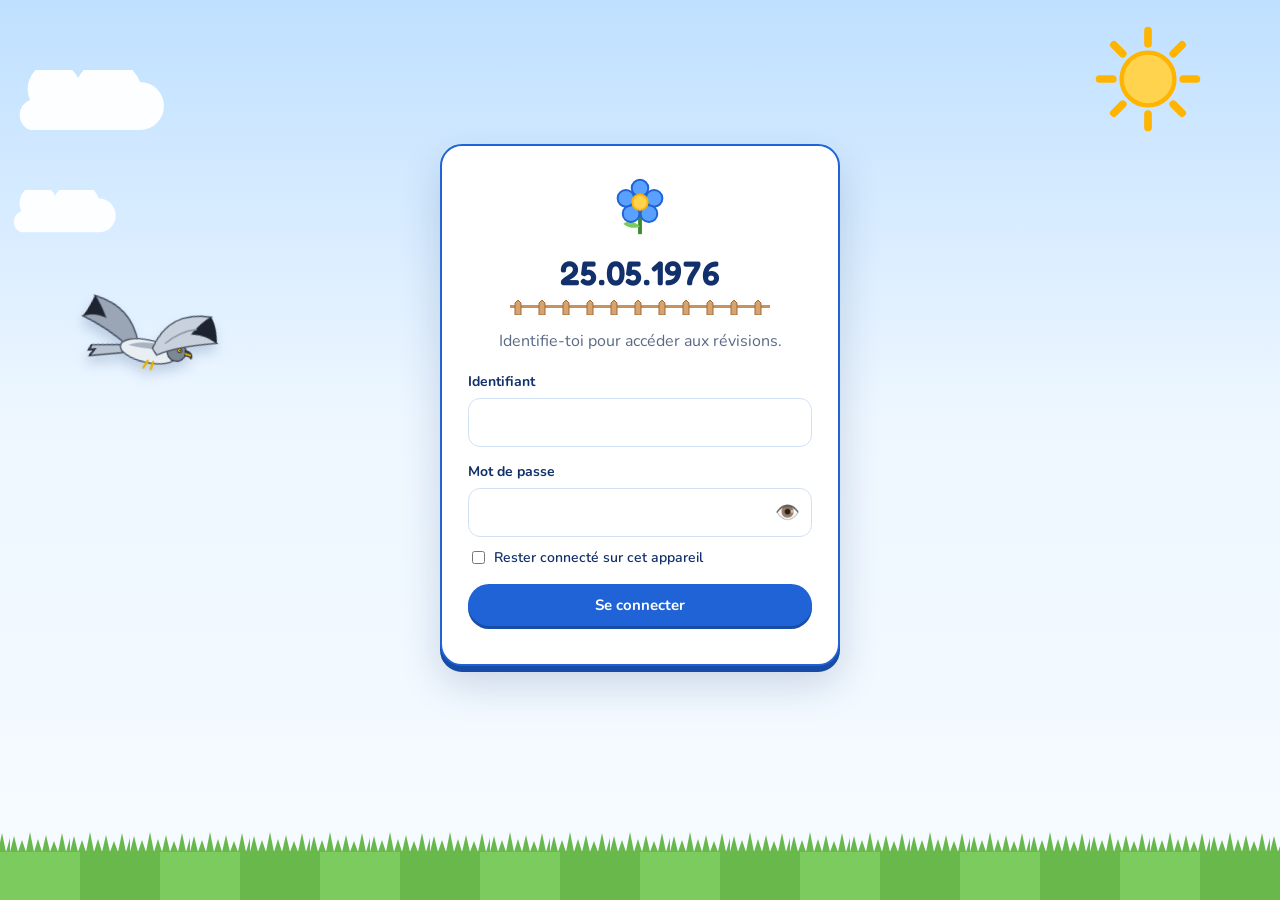
<file: index.html>
<!DOCTYPE html>
<html lang="fr">
<head>
<meta charset="utf-8">
<meta http-equiv="Cache-Control" content="no-cache, no-store, must-revalidate">
<meta http-equiv="Pragma" content="no-cache">
<meta http-equiv="Expires" content="0">
<meta name="viewport" content="width=device-width, initial-scale=1">
<title>25.05.1976</title>
<link rel="preconnect" href="https://fonts.googleapis.com">
<link href="https://fonts.googleapis.com/css2?family=Fredoka:wght@500;600&family=Nunito:wght@400;600;700;800&display=swap" rel="stylesheet">
<link rel="stylesheet" href="style.css?v=202611191238">
</head>
<body>
<svg class="floatsun" viewBox="0 0 100 100"><g stroke="#ffb400" stroke-width="7" stroke-linecap="round"><path d="M50 6v12M50 82v12M6 50h12M82 50h12M19 19l8 8M73 73l8 8M81 19l-8 8M27 73l-8 8"/></g><circle cx="50" cy="50" r="24" fill="#ffd34d" stroke="#ffb400" stroke-width="4"/></svg>
<svg class="cloud" style="top:70px;width:170px;animation:drift 70s linear infinite" viewBox="0 0 170 70"><path d="M30 60h110a24 24 0 0 0 0-48 34 34 0 0 0-62-4 26 26 0 0 0-48 22A16 16 0 0 0 30 60z" fill="#fff"/></svg>
<svg class="cloud" style="top:190px;width:120px;animation:drift 95s linear infinite;animation-delay:-40s" viewBox="0 0 170 70"><path d="M30 60h110a24 24 0 0 0 0-48 34 34 0 0 0-62-4 26 26 0 0 0-48 22A16 16 0 0 0 30 60z" fill="#fff"/></svg>

<div class="login-page">
  <form id="loginForm" class="login-card" autocomplete="on">
    <div style="text-align:center"><svg width="64" height="64" viewBox="0 0 100 100"><path d="M50 60v34" stroke="#3f8a2e" stroke-width="6"/><path d="M50 82c-10-10-22-8-26-4 8 6 18 8 26 4z" fill="#7ccb5e"/><g fill="#5aa0ff" stroke="#1f63d6" stroke-width="3"><circle cx="50" cy="22" r="13"/><circle cx="72" cy="38" r="13"/><circle cx="64" cy="62" r="13"/><circle cx="36" cy="62" r="13"/><circle cx="28" cy="38" r="13"/></g><circle cx="50" cy="44" r="12" fill="#ffd34d" stroke="#ffb400" stroke-width="3"/></svg></div>
    <div class="title">25.05.1976</div>
    <div class="rule" style="margin:6px auto 14px"></div>
    <div id="formFields">
      <p class="mut" style="margin-top:0;text-align:center">Identifie-toi pour accéder aux révisions.</p>
      <label for="lid">Identifiant</label>
      <input type="text" id="lid" autocomplete="username" autocapitalize="none" autocorrect="off" spellcheck="false" style="margin:4px 0 12px">
      <label for="lpw">Mot de passe</label>
      <div style="position:relative;margin:4px 0 10px"><input type="password" id="lpw" autocomplete="current-password" autocapitalize="none" autocorrect="off" spellcheck="false" style="padding-right:46px"><button type="button" id="eye" aria-label="Afficher le mot de passe" style="position:absolute;right:6px;top:50%;transform:translateY(-50%);border:none;background:none;font-size:20px;cursor:pointer">👁️</button></div>
      <label class="note" style="display:flex;gap:6px;align-items:center;margin-bottom:16px;font-weight:600"><input type="checkbox" id="lrem"> Rester connecté sur cet appareil</label>
      <button class="btn" type="submit" style="width:100%">Se connecter</button>
      <p id="lerr" style="color:var(--ko);font-size:14px;margin:10px 0 0;text-align:center"></p>
    </div>
    <div id="opened" class="hide" style="text-align:center">
      <p><b>Connexion réussie !</b><br>Les révisions se sont ouvertes dans un nouvel onglet.</p>
      <a class="btn green" href="revisions.html" target="_blank" rel="noopener">Ouvrir les révisions</a>
    </div>
  </form>
</div>

<script>
/* SHA-256 synchrone (pour garder l'ouverture du nouvel onglet dans le clic) */
function sha256(s){
  const K=[0x428a2f98,0x71374491,0xb5c0fbcf,0xe9b5dba5,0x3956c25b,0x59f111f1,0x923f82a4,0xab1c5ed5,0xd807aa98,0x12835b01,0x243185be,0x550c7dc3,0x72be5d74,0x80deb1fe,0x9bdc06a7,0xc19bf174,0xe49b69c1,0xefbe4786,0x0fc19dc6,0x240ca1cc,0x2de92c6f,0x4a7484aa,0x5cb0a9dc,0x76f988da,0x983e5152,0xa831c66d,0xb00327c8,0xbf597fc7,0xc6e00bf3,0xd5a79147,0x06ca6351,0x14292967,0x27b70a85,0x2e1b2138,0x4d2c6dfc,0x53380d13,0x650a7354,0x766a0abb,0x81c2c92e,0x92722c85,0xa2bfe8a1,0xa81a664b,0xc24b8b70,0xc76c51a3,0xd192e819,0xd6990624,0xf40e3585,0x106aa070,0x19a4c116,0x1e376c08,0x2748774c,0x34b0bcb5,0x391c0cb3,0x4ed8aa4a,0x5b9cca4f,0x682e6ff3,0x748f82ee,0x78a5636f,0x84c87814,0x8cc70208,0x90befffa,0xa4506ceb,0xbef9a3f7,0xc67178f2];
  const b=Array.from(new TextEncoder().encode(s)), l=b.length*8;
  b.push(0x80); while(b.length%64!==56) b.push(0);
  for(let i=7;i>=0;i--) b.push(Math.floor(l/2**(i*8))&255);
  let H=[0x6a09e667,0xbb67ae85,0x3c6ef372,0xa54ff53a,0x510e527f,0x9b05688c,0x1f83d9ab,0x5be0cd19];
  const r=(x,n)=>(x>>>n)|(x<<(32-n));
  for(let o=0;o<b.length;o+=64){
    const w=new Array(64);
    for(let i=0;i<16;i++) w[i]=(b[o+4*i]<<24)|(b[o+4*i+1]<<16)|(b[o+4*i+2]<<8)|b[o+4*i+3];
    for(let i=16;i<64;i++){const s0=r(w[i-15],7)^r(w[i-15],18)^(w[i-15]>>>3), s1=r(w[i-2],17)^r(w[i-2],19)^(w[i-2]>>>10); w[i]=(w[i-16]+s0+w[i-7]+s1)|0;}
    let [a,c,d,e,f,g,h,k]=H; // a,b,c,d,e,f,g,h
    for(let i=0;i<64;i++){
      const S1=r(f,6)^r(f,11)^r(f,25), ch=(f&g)^(~f&h), t1=(k+S1+ch+K[i]+w[i])|0;
      const S0=r(a,2)^r(a,13)^r(a,22), mj=(a&c)^(a&d)^(c&d), t2=(S0+mj)|0;
      k=h; h=g; g=f; f=(e+t1)|0; e=d; d=c; c=a; a=(t1+t2)|0;
    }
    H=[(H[0]+a)|0,(H[1]+c)|0,(H[2]+d)|0,(H[3]+e)|0,(H[4]+f)|0,(H[5]+g)|0,(H[6]+h)|0,(H[7]+k)|0];
  }
  return H.map(x=>(x>>>0).toString(16).padStart(8,"0")).join("");
}
const LOGIN_HASH="b4954d2cdcc2c1e584801a79424be94eba30192746ee67c6ab37c0a5575b1a1e";
document.getElementById("eye").onclick=()=>{const i=document.getElementById("lpw");i.type=i.type==="password"?"text":"password";};
document.getElementById("loginForm").addEventListener("submit",function(e){
  e.preventDefault();
  const id=document.getElementById("lid").value.trim().toLowerCase(), pw=document.getElementById("lpw").value.trim().toLowerCase(); // tolère la majuscule automatique du téléphone et les espaces
  if(sha256(id+":"+pw)!==LOGIN_HASH){ document.getElementById("lerr").textContent="Identifiant ou mot de passe incorrect."; document.getElementById("lpw").value=""; return; }
  try{ localStorage.setItem("auth",JSON.stringify({ok:true,v:2,t:Date.now(),rem:document.getElementById("lrem").checked})); }catch(err){}
  const dest="revisions.html"+location.hash, w=window.open(dest,"_blank");
  if(!w){ location.href=dest; return; }
  document.querySelector("#opened a").href=dest;
  document.getElementById("formFields").classList.add("hide");
  document.getElementById("opened").classList.remove("hide");
});
</script>
<script src="papangue.js?v=202611191238"></script>
<script>window.papangue&&papangue.start();</script>
</body>
</html>
</file>
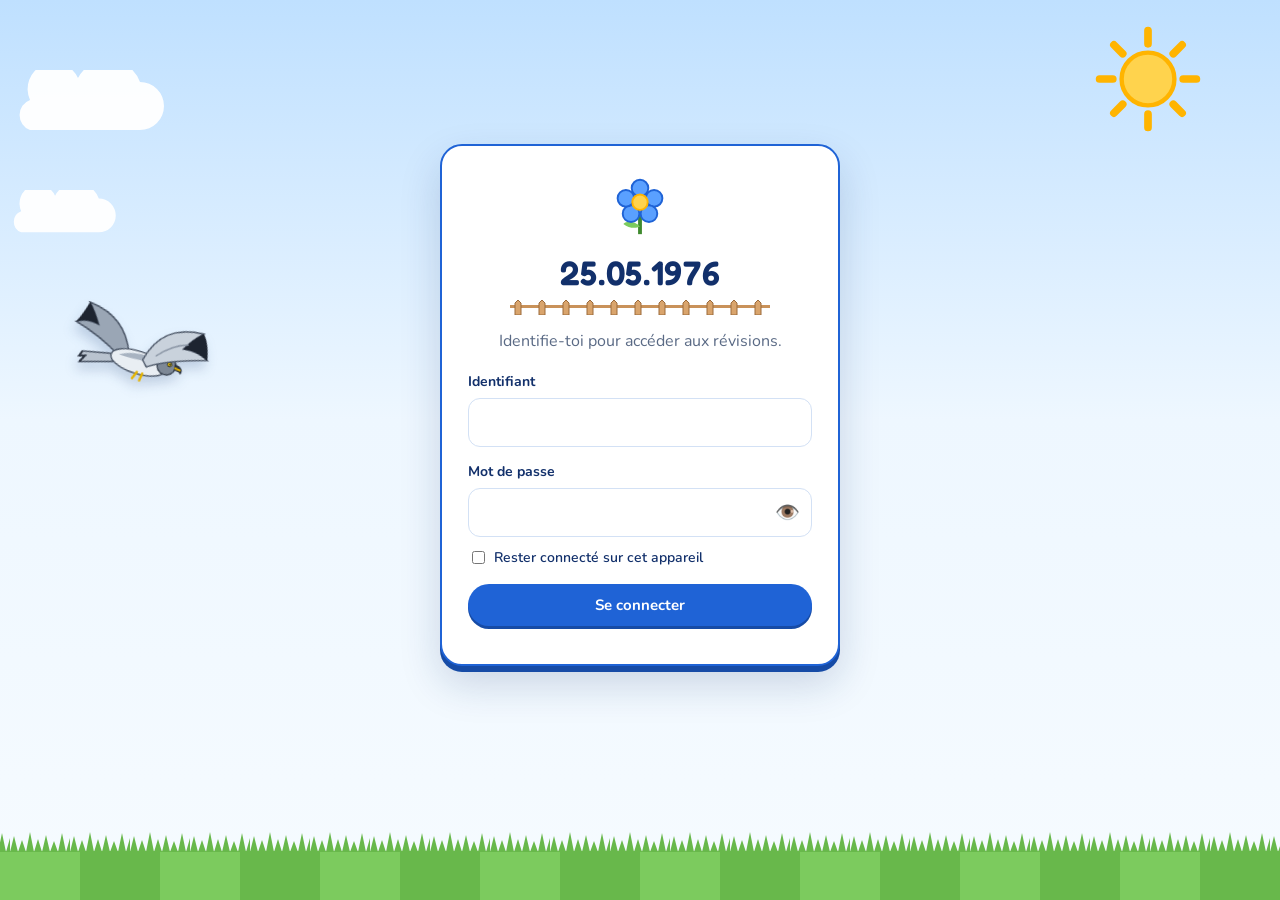
<file: revisions.html>
<!DOCTYPE html>
<html lang="fr">
<head>
<meta charset="utf-8">
<meta http-equiv="Cache-Control" content="no-cache, no-store, must-revalidate">
<meta http-equiv="Pragma" content="no-cache">
<meta http-equiv="Expires" content="0">
<meta name="viewport" content="width=device-width, initial-scale=1">
<title>25.05.1976 — Révisions</title>
<script>try{var a=JSON.parse(localStorage.getItem("auth")||"null");if(!(a&&a.ok&&a.v===2&&(a.rem||Date.now()-a.t<432e5)))location.replace("index.html"+location.hash)}catch(e){location.replace("index.html"+location.hash)}</script>
<link rel="preconnect" href="https://fonts.googleapis.com">
<link href="https://fonts.googleapis.com/css2?family=Fredoka:wght@500;600&family=Nunito:wght@400;600;700;800&family=Lora:ital@0;1&display=swap" rel="stylesheet">
<link rel="stylesheet" href="style.css?v=202611191238">
</head>
<body>
<svg width="0" height="0" style="position:absolute">
  <defs>
    <symbol id="sun" viewBox="0 0 100 100"><g stroke="#ffb400" stroke-width="7" stroke-linecap="round"><path d="M50 6v12M50 82v12M6 50h12M82 50h12M19 19l8 8M73 73l8 8M81 19l-8 8M27 73l-8 8"/></g><circle cx="50" cy="50" r="24" fill="#ffd34d" stroke="#ffb400" stroke-width="4"/></symbol>
    <symbol id="leaf" viewBox="0 0 100 100"><path d="M18 82C14 40 44 14 86 14c2 42-24 72-68 68z" fill="#7ccb5e" stroke="#3f8a2e" stroke-width="5" stroke-linejoin="round"/><path d="M22 78C40 58 56 44 74 28" stroke="#3f8a2e" stroke-width="5" fill="none" stroke-linecap="round"/></symbol>
    <symbol id="book" viewBox="0 0 100 100"><path d="M50 24C38 16 22 16 12 20v58c10-4 26-4 38 4 12-8 28-8 38-4V20c-10-4-26-4-38 4z" fill="#e6f0ff" stroke="#1f63d6" stroke-width="5" stroke-linejoin="round"/><path d="M50 24v58" stroke="#1f63d6" stroke-width="5"/></symbol>
    <symbol id="flower" viewBox="0 0 100 100"><path d="M50 60v34" stroke="#3f8a2e" stroke-width="6"/><path d="M50 82c-10-10-22-8-26-4 8 6 18 8 26 4z" fill="#7ccb5e"/><g fill="#5aa0ff" stroke="#1f63d6" stroke-width="3"><circle cx="50" cy="22" r="13"/><circle cx="72" cy="38" r="13"/><circle cx="64" cy="62" r="13"/><circle cx="36" cy="62" r="13"/><circle cx="28" cy="38" r="13"/></g><circle cx="50" cy="44" r="12" fill="#ffd34d" stroke="#ffb400" stroke-width="3"/></symbol>
    <symbol id="seed" viewBox="0 0 20 20"><ellipse cx="10" cy="11" rx="5.5" ry="7.5" fill="#c9925a" stroke="#9c6a3a" stroke-width="1.5" transform="rotate(20 10 11)"/><path d="M10 4c2-3 5-3 6-2-1 3-4 4-6 2z" fill="#7ccb5e"/></symbol>
  </defs>
</svg>

<header><div class="wrap">
  <div class="brand"><svg class="sunicon"><use href="#sun"/></svg><div><small>25.05.1976 · Philosophie</small>La nature et la justice</div></div>
  <nav id="nav">
    <a href="#accueil" data-v="accueil">Accueil</a>
    <div class="ngroup" data-g="apprendre"><button class="nbtn" aria-expanded="false">📖 Apprendre ▾</button><div class="nmenu">
      <a href="#cours" data-v="cours">Cours</a><a href="#flash" data-v="flash">Flashcards</a><a href="#bac" data-v="bac">Sujets de bac</a></div></div>
    <div class="ngroup" data-g="entrainer"><button class="nbtn" aria-expanded="false">✏️ S'entraîner ▾</button><div class="nmenu">
      <a href="#qcm" data-v="qcm">QCM</a><a href="#etudes" data-v="etudes">Études de texte</a><a href="#trous" data-v="trous">Textes à trous</a></div></div>
    <div class="ngroup" data-g="jouer"><button class="nbtn" aria-expanded="false">🎮 Jouer ▾</button><div class="nmenu">
      <a href="#jardin" data-v="jardin">Cartes mentales</a><a href="#mots" data-v="mots">Mots mêlés</a><a href="#direct" data-v="direct">Jouer entre amis</a></div></div>
    <a href="#mes-notes" data-v="mes-notes">Mes notes</a>
    <a href="#" class="out" onclick="logout();return false">Déconnexion</a>
  </nav>
</div></header>

<main class="wrap">

<section id="v-accueil">
  <div class="hero">
    <svg><use href="#flower"/></svg>
    <div><h1>Prêt pour samedi ?</h1><div class="rule"></div></div>
  </div>
  <p>Vérifie que tu maîtrises les notions de <b>nature</b> et de <b>justice</b> : un QCM à points négatifs qui mélange le cours et la vidéo des Bons Profs, puis quatre études de texte de dix questions, avec indices et correction notée.</p>
  <div class="card">
    <h3 style="margin-top:0">Ton prénom (ou pseudo)</h3>
    <p class="note" style="margin-top:0">Il apparaît dans le récapitulatif de tes notes envoyé à Kendji.</p>
    <details class="privacy"><summary>🔒 Tes données : ce qui est envoyé, et à qui</summary>
      <p>Quand tu as terminé les 4 modules, le site envoie <b>une seule fois</b> à Kendji (ton assistant d'éducation), par mail, ton <b>prénom ou pseudo</b> et tes <b>notes</b>. L'envoi passe par le service FormSubmit. Rien d'autre n'est collecté : ni nom de famille, ni adresse, ni téléphone.</p>
      <p>Tes notes et ta progression restent sur ton appareil. Tu peux utiliser un pseudo si tu ne veux pas donner ton prénom, et demander à Kendji de supprimer ton mail.</p>
    </details>
    <div class="row"><input type="text" id="pseudo" maxlength="40" placeholder="Ex. : Léa, terminale 3" style="max-width:340px"><span id="pseudoOk" class="note"></span></div>
  </div>
  <div class="grid2">
    <a class="tile" href="#cours"><svg class="ic"><use href="#book"/></svg><b>Le cours en résumé</b><p class="mut" style="margin:6px 0 0">À lire en premier : le cours illustré de schémas, et les références pour la dissertation.</p></a>
    <a class="tile" href="#qcm"><svg class="ic"><use href="#sun"/></svg><b>QCM progressif — 43 questions</b><p class="mut" style="margin:6px 0 0">3 niveaux, de facile à difficile, nature et justice. +1 bonne réponse, −0,5 erreur, 0 si tu passes. Note sur 20.</p></a>
    <a class="tile" href="#etudes"><svg class="ic"><use href="#book"/></svg><b>4 études de texte</b><p class="mut" style="margin:6px 0 0">Pascal, Rousseau (×2), Montesquieu. 10 questions chacune, avec indices et reformulations.</p></a>
    <a class="tile" href="#trous"><svg class="ic"><use href="#seed"/></svg><b>7 textes à trous</b><p class="mut" style="margin:6px 0 0">Complète le cours avec la banque de mots. Points négatifs en cas d'erreur.</p></a>
    <a class="tile" href="#jardin"><svg class="ic"><use href="#flower"/></svg><b>Le jardin des idées</b><p class="mut" style="margin:6px 0 0">4 cartes mentales à faire fleurir, en jeu chronométré.</p></a>
    <a class="tile" href="#flash"><svg class="ic"><use href="#leaf"/></svg><b>30 flashcards</b><p class="mut" style="margin:6px 0 0">Définitions, auteurs et thèses à retourner, avec suivi de ce que tu connais.</p></a>
    <a class="tile" href="#mots"><svg class="ic"><use href="#seed"/></svg><b>Mots mêlés</b><p class="mut" style="margin:6px 0 0">14 mots cachés, chacun expliqué en lien avec la nature et la justice.</p></a>
    <a class="tile" href="#bac"><svg class="ic"><use href="#book"/></svg><b>Sujets de bac corrigés</b><p class="mut" style="margin:6px 0 0">3 sujets avec correction détaillée et moyens mnémotechniques.</p></a>
    <a class="tile" href="#direct"><svg class="ic"><use href="#sun"/></svg><b>Jouer entre amis</b><p class="mut" style="margin:6px 0 0">Invite tes amis par lien : quiz en coop ou en individuel, avec classement.</p></a>
  </div>
  <div class="card" id="saveInfo"></div>
</section>

<section id="v-cours" class="hide">
  <h1>Le cours en résumé</h1>
  <div class="rule"></div>
  <p class="mut">Tout ce qu'il faut savoir sur la nature et la justice, avec des schémas pour mémoriser, puis une boîte à références (citations, exemples, plans types) pour la dissertation. Lis-le avant de te tester !</p>
  <div id="cBody"></div>
</section>

<section id="v-qcm" class="hide">
  <h1>QCM : la nature et la justice</h1>
  <div class="rule"></div>
  <p class="mut">43 questions en 3 niveaux de difficulté : le cours sur la nature et la justice, et la vidéo des Bons Profs (marquée 📺). Chaque niveau se débloque quand le précédent est terminé. Barème : <b>+1</b> par bonne réponse, <b>−0,5</b> par erreur, <b>0</b> si tu choisis « Je ne sais pas ». Ton total est ramené sur 20.</p>
  <p class="note">La vidéo : <a href="https://www.youtube.com/watch?v=zZVCdOawe2E" target="_blank" rel="noopener">La nature — Philosophie — Terminale (Les Bons Profs)</a></p>
  <div class="scorebar"><div><span class="note">Note</span><div class="big" id="qScore">0 / 20</div></div><div class="bar"><i id="qBar"></i></div><div class="note" id="qProg"></div><button class="btn alt sm" id="qReset">Recommencer</button></div>
  <div id="qList"></div>
  <div id="qEnd" class="card hide"></div>
</section>

<section id="v-etudes" class="hide">
  <h1>Études de texte</h1>
  <div class="rule"></div>
  <p class="mut">Lis le texte, rédige tes réponses aux 10 questions, puis clique sur « Corriger ». Chaque question vaut 5 points, répartis entre les éléments attendus ; le total est ramené sur 20. Les indices ne retirent pas de points : sers-t'en.</p>
  <div class="grid2" id="eTiles"></div>
  <div id="eBody"></div>
</section>

<section id="v-trous" class="hide">
  <h1>Textes à trous</h1>
  <div class="rule"></div>
  <p class="mut">7 textes de cours à compléter avec la banque de mots. Attention aux pièges : <b>+1</b> par bonne réponse, <b>−0,5</b> par erreur, <b>0</b> si tu laisses vide. Note sur 20.</p>
  <div class="grid2" id="tTiles"></div>
  <div id="tBody"></div>
</section>

<section id="v-jardin" class="hide">
  <h1>Le jardin des idées</h1>
  <div class="rule"></div>
  <p class="mut">Complète les cartes mentales en plantant la bonne graine dans chaque bourgeon, avant le coucher du soleil. Une erreur te coûte une goutte d'eau et un demi-point.</p>
  <div class="grid2" id="jTiles"></div>
  <div id="jBody"></div>
</section>

<section id="v-flash" class="hide">
  <h1>Flashcards</h1>
  <div class="rule"></div>
  <p class="mut">30 cartes pour mémoriser définitions, auteurs et thèses. Touche une carte pour la retourner, puis indique si tu savais la réponse : les cartes « à revoir » reviennent jusqu'à ce que tu les connaisses.</p>
  <div id="fBody"></div>
</section>

<section id="v-mots" class="hide">
  <h1>Mots mêlés</h1>
  <div class="rule"></div>
  <p class="mut">Retrouve les 14 mots cachés. Pour chaque mot trouvé, une explication montre son lien avec la nature et la justice.</p>
  <div id="mBody"></div>
</section>

<section id="v-bac" class="hide">
  <h1>Sujets de bac corrigés</h1>
  <div class="rule"></div>
  <p class="mut">3 sujets type bac (2 dissertations, 1 explication de texte) avec une correction détaillée, puis des moyens mnémotechniques pour retenir les concepts.</p>
  <div id="bBody"></div>
</section>

<section id="v-direct" class="hide">
  <h1>Jouer entre amis</h1>
  <div class="rule"></div>
  <p class="mut">Crée un salon, invite tes amis avec un lien, et répondez ensemble aux questions, chacun sur son téléphone : en <b>coop</b> (une seule équipe) ou en <b>individuel</b> (avec classement).</p>
  <div id="lBody"></div>
</section>

<section id="v-mes-notes" class="hide">
  <h1>Mes notes</h1>
  <div class="rule"></div>
  <div id="myNotes"></div>
</section>


</main>
<script src="data.js?v=202611191238"></script>
<script src="data2.js?v=202611191238"></script>
<script src="data3.js?v=202611191238"></script>
<script src="app.js?v=202611191238"></script>
<script src="trous.js?v=202611191238"></script>
<script src="jardin.js?v=202611191238"></script>
<script src="live.js?v=202611191238"></script>
<script src="cours.js?v=202611191238"></script>
<script src="flash.js?v=202611191238"></script>
<script src="mots.js?v=202611191238"></script>
<script src="bac.js?v=202611191238"></script>
<script src="papangue.js?v=202611191238"></script>
</body>
</html>
</file>
<file: style.css>
/* Thème « jardin » : ciel bleu, pelouse, clôture — 25.05.1976 */
:root{
  --sky1:#bfe0ff; --sky2:#eef7ff; --blue:#1f63d6; --blue-d:#164ba6; --blue-l:#e6f0ff; --navy:#12306b;
  --sun:#ffc634; --sun-l:#fff6d6; --grass1:#7ccb5e; --grass2:#68b84b; --grass-d:#3f8a2e; --wood:#c9925a; --wood-d:#9c6a3a;
  --ink:#1b2840; --mut:#5a6a85; --line:#d3e1f5; --ok:#2e8a3e; --ok-l:#e5f6e7; --ko:#c43d3d; --ko-l:#fdeaea;
}
*{box-sizing:border-box}
html,body{margin:0}
body{min-height:100vh;color:var(--ink);font:16px/1.55 "Nunito",system-ui,sans-serif;
  background:linear-gradient(180deg,var(--sky1) 0,var(--sky2) 420px,#f6fbff 100%) fixed;padding-bottom:90px;position:relative}
/* pelouse en bas de page */
body::after{content:"";position:fixed;left:0;right:0;bottom:0;height:70px;z-index:0;pointer-events:none;
  background:
   url("data:image/svg+xml,%3Csvg xmlns='http://www.w3.org/2000/svg' width='60' height='22' viewBox='0 0 60 22'%3E%3Cpath d='M0 22 L4 6 L8 22 L12 10 L16 22 L20 2 L24 22 L28 9 L32 22 L36 5 L40 22 L44 11 L48 22 L52 3 L56 22 L60 8 L60 22Z' fill='%2368b84b'/%3E%3C/svg%3E") repeat-x top/60px 22px,
   repeating-linear-gradient(90deg,var(--grass1) 0 80px,var(--grass2) 80px 160px) 0 21px/100% 100% no-repeat}
.wrap{max-width:900px;margin:0 auto;padding:0 18px;position:relative;z-index:1}
h1,h2,h3{font-family:"Fredoka","Nunito",sans-serif;color:var(--navy);line-height:1.2;font-weight:600}
h1{font-size:32px;margin:26px 0 4px}
h2{font-size:24px;margin:24px 0 8px}
h3{font-size:19px;margin:16px 0 6px}
.mut{color:var(--mut)} .note{font-size:14px;color:var(--mut)}
.hide{display:none!important}

/* en-tête */
header{background:linear-gradient(180deg,var(--blue) 0,var(--blue-d) 100%);color:#fff;position:relative;z-index:2;box-shadow:0 4px 0 var(--grass-d)}
header::after{content:"";position:absolute;left:0;right:0;bottom:-14px;height:14px;
  background:url("data:image/svg+xml,%3Csvg xmlns='http://www.w3.org/2000/svg' width='40' height='14'%3E%3Cpath d='M0 0 H40 V2 L36 12 L32 2 L28 14 L24 2 L20 10 L16 2 L12 13 L8 2 L4 11 L0 2Z' fill='%2368b84b'/%3E%3C/svg%3E") repeat-x;}
header .wrap{display:flex;align-items:center;justify-content:space-between;gap:12px;padding-top:12px;padding-bottom:12px;flex-wrap:wrap}
.brand{display:flex;align-items:center;gap:10px;font-family:"Fredoka",sans-serif;font-weight:600;font-size:21px}
.brand small{display:block;font:600 11.5px "Nunito";letter-spacing:.1em;text-transform:uppercase;color:var(--sun)}
.sunicon{width:38px;height:38px;flex:none}
nav{display:flex;gap:4px;flex-wrap:wrap}
nav a{color:#fff;text-decoration:none;padding:7px 13px;border-radius:99px;font-weight:700;font-size:14px;opacity:.9}
nav a:hover{background:rgba(255,255,255,.15);opacity:1}
nav a.on{background:#fff;color:var(--blue-d);opacity:1}
nav a.out{border:1.5px solid rgba(255,255,255,.5)}

/* clôture sous les titres */
.rule{height:16px;margin:4px 0 16px;background:url("data:image/svg+xml,%3Csvg xmlns='http://www.w3.org/2000/svg' width='24' height='16'%3E%3Crect x='0' y='6' width='24' height='3' fill='%23c9925a'/%3E%3Cpath d='M5 16 V4 L8 1 L11 4 V16Z' fill='%23d9a46c' stroke='%239c6a3a' stroke-width='1'/%3E%3C/svg%3E") repeat-x;max-width:260px}

.card{background:#fff;border:1px solid var(--line);border-radius:16px;padding:18px;margin:14px 0;box-shadow:0 3px 0 rgba(31,99,214,.08)}
.badge{display:inline-flex;align-items:center;justify-content:center;width:30px;height:30px;border-radius:50%;background:var(--blue);color:#fff;font:700 14px "Nunito";margin-right:10px;flex:none;box-shadow:0 2px 0 var(--blue-d)}
.qhead{display:flex;align-items:flex-start;gap:2px;font-weight:700}
.tag{display:inline-block;font-size:11.5px;font-weight:700;padding:1px 8px;border-radius:99px;background:var(--sun-l);color:#8a6100;border:1px solid #f1d27a;margin-left:6px;vertical-align:2px}
.opts{display:grid;gap:8px;margin-top:12px}
.opt{text-align:left;border:1.5px solid var(--line);background:#fbfdff;border-radius:12px;padding:11px 13px;font:inherit;cursor:pointer;color:var(--ink);transition:.12s}
.opt:hover:not(:disabled){border-color:var(--blue);background:var(--blue-l);transform:translateY(-1px)}
.opt.ok{border-color:var(--ok);background:var(--ok-l)}
.opt.ko{border-color:var(--ko);background:var(--ko-l)}
.opt.skip{color:var(--mut);font-style:italic}
.opt:disabled{cursor:default}
.expl{margin-top:10px;padding:10px 13px;border-left:4px solid var(--sun);background:var(--sun-l);border-radius:0 10px 10px 0;font-size:14.5px}
.btn{display:inline-block;border:none;background:var(--blue);color:#fff;border-radius:99px;padding:11px 20px;font:700 15px "Nunito";cursor:pointer;text-decoration:none;box-shadow:0 3px 0 var(--blue-d);transition:.12s}
.btn:hover{transform:translateY(-1px)} .btn:active{transform:translateY(2px);box-shadow:0 1px 0 var(--blue-d)}
.btn.alt{background:#fff;color:var(--blue-d);border:1.5px solid var(--blue);box-shadow:0 3px 0 var(--line)}
.btn.sm{padding:7px 13px;font-size:13.5px}
.btn.green{background:var(--grass-d);box-shadow:0 3px 0 #2b6420}
.row{display:flex;gap:10px;flex-wrap:wrap;align-items:center}
.scorebar{position:sticky;top:8px;z-index:5;background:#fff;border:2px solid var(--blue);border-radius:16px;padding:10px 16px;margin-top:14px;display:flex;justify-content:space-between;align-items:center;gap:10px;flex-wrap:wrap;box-shadow:0 4px 0 var(--blue-l)}
.big{font:600 24px "Fredoka",sans-serif;color:var(--navy)}
.bar{height:8px;background:var(--blue-l);border-radius:99px;overflow:hidden;min-width:140px;flex:1;max-width:260px}
.bar i{display:block;height:100%;background:linear-gradient(90deg,var(--grass1),var(--grass-d));width:0;transition:width .3s}
input[type=text],input[type=password],textarea{width:100%;border:1.5px solid var(--line);border-radius:12px;padding:11px 13px;font:inherit;background:#fff;color:var(--ink)}
textarea{min-height:110px;resize:vertical}
input:focus,textarea:focus{outline:3px solid var(--blue-l);border-color:var(--blue)}
.texte{font-family:"Lora",Georgia,serif;font-size:17px;line-height:1.75;background:#fffdf6;border:1px solid #eadfbf;border-left:5px solid var(--wood);border-radius:0 16px 16px 0;padding:18px 22px;white-space:pre-line}
.src{font-size:13.5px;color:var(--mut);margin-top:6px;font-style:italic}
.help{margin-top:8px;padding:9px 13px;background:var(--blue-l);border-radius:10px;font-size:14.5px}
.elts{list-style:none;padding:0;margin:8px 0 0}
.elts li{padding:3px 0;font-size:14.5px}
.elts .y{color:var(--ok)} .elts .n{color:var(--ko)}
.model{margin-top:8px;padding:10px 13px;border-left:4px solid var(--sun);background:var(--sun-l);border-radius:0 10px 10px 0;font-size:14.5px}
.grid2{display:grid;grid-template-columns:repeat(auto-fit,minmax(250px,1fr));gap:14px}
.tile{background:#fff;border:1.5px solid var(--line);border-radius:16px;padding:16px 16px 16px 66px;cursor:pointer;text-decoration:none;color:inherit;display:block;position:relative;transition:.12s;box-shadow:0 3px 0 rgba(31,99,214,.08)}
.tile:hover{border-color:var(--blue);transform:translateY(-2px)}
.tile b{font-family:"Fredoka",sans-serif;font-weight:600;color:var(--navy);font-size:18px}
.tile .ic{position:absolute;left:14px;top:16px;width:38px;height:38px}
table{width:100%;border-collapse:collapse;font-size:14px;background:#fff}
th,td{border-bottom:1px solid var(--line);padding:8px;text-align:left;vertical-align:top}
th{color:var(--blue-d);font-weight:800;font-size:12.5px;text-transform:uppercase;letter-spacing:.04em}
.code{font-family:ui-monospace,Menlo,monospace;font-size:12.5px;word-break:break-all;background:var(--blue-l);border-radius:10px;padding:8px 10px}
.pill{display:inline-block;padding:2px 10px;border-radius:99px;font-size:12.5px;font-weight:700;background:var(--ok-l);color:var(--ok)}
.hero{display:flex;gap:18px;align-items:center}
.hero svg{flex:none;width:110px;height:110px}

/* page de connexion */
.login-page{display:flex;align-items:center;justify-content:center;min-height:calc(100vh - 90px);padding:20px}
.login-card{width:100%;max-width:400px;background:#fff;border-radius:22px;padding:28px 26px;border:2px solid var(--blue);box-shadow:0 6px 0 var(--blue-d),0 18px 40px rgba(18,48,107,.18);position:relative;z-index:1}
.login-card .title{font:600 34px "Fredoka",sans-serif;color:var(--navy);text-align:center;margin:6px 0 0;letter-spacing:.02em}
.login-card label{font-weight:700;font-size:14px;color:var(--navy)}
.floatsun{position:fixed;top:24px;right:6%;width:110px;height:110px;z-index:0;animation:spin 40s linear infinite}
.cloud{position:fixed;z-index:0;opacity:.95}
@keyframes spin{to{transform:rotate(360deg)}}
@keyframes drift{from{transform:translateX(-10vw)}to{transform:translateX(110vw)}}
@media (max-width:560px){h1{font-size:26px}.texte{font-size:16px;padding:14px}.hero svg{width:70px;height:70px}.floatsun{width:70px;height:70px}.tile{padding-left:60px}}

/* ===== Textes à trous ===== */
.bank{display:flex;flex-wrap:wrap;gap:6px}
.chip{background:var(--blue-l);color:var(--blue-d);border-radius:99px;padding:3px 11px;font-size:14px;font-weight:700}
.texte.trou{line-height:2.3}
select.hole,select.sel{font:inherit;font-size:15px;border:1.5px dashed var(--blue);border-radius:10px;padding:3px 6px;background:#fff;color:var(--blue-d);max-width:100%}
select.sel{width:100%;border-style:solid;margin:4px 0 8px;padding:9px}
select.hole.ok{border:2px solid var(--ok);background:var(--ok-l);color:var(--ok)}
select.hole.ko{border:2px solid var(--ko);background:var(--ko-l);color:var(--ko);text-decoration:line-through}
select.hole.empty{border:2px solid #b9c3d6;background:#f2f4f8}
.fix{display:inline-block;margin:0 4px;padding:0 8px;border-radius:8px;background:var(--ok-l);color:var(--ok);font-weight:700;font-family:"Nunito",sans-serif;font-size:14px}

/* ===== Le jardin des idées ===== */
.game{position:relative;border-radius:22px;overflow:hidden;overflow:clip;border:2px solid var(--grass-d);padding:0 14px 0;--dusk:0;
  background:linear-gradient(180deg,hsl(212,90%,calc(82% - var(--dusk)*30%)) 0,hsl(200,80%,calc(93% - var(--dusk)*20%)) 170px,#e9f7df 170px,#dff2d0 100%)}
.game::before{content:"";position:absolute;inset:0;background:rgba(255,120,40,calc(var(--dusk)*.25));pointer-events:none;z-index:3;transition:background 1s}
.sky{position:relative;height:70px}
.track{position:absolute;left:30px;right:70px;top:6px;height:60px}
.gsun{position:absolute;width:46px;height:46px;transform:translate(-50%,0);transition:left 1s linear,top 1s linear}
.gsun svg{width:100%;height:100%;animation:spin 18s linear infinite}
.cl{position:absolute;background:#fff;border-radius:40px;height:22px;opacity:.9}
.cl::before,.cl::after{content:"";position:absolute;background:#fff;border-radius:50%}
.cl::before{width:28px;height:28px;top:-14px;left:12px}.cl::after{width:20px;height:20px;top:-9px;left:34px}
.c1{width:80px;top:30px;animation:drift 50s linear infinite}.c2{width:60px;top:12px;animation:drift 70s linear infinite;animation-delay:-30s}
.hud{display:flex;justify-content:space-between;align-items:flex-end;gap:10px;background:rgba(255,255,255,.85);border-radius:14px;padding:6px 14px;position:relative;z-index:2;flex-wrap:wrap}
.hud .big{font-size:22px}.hurry{color:var(--ko);animation:pulse .6s infinite alternate}
@keyframes pulse{to{transform:scale(1.15)}}
.lives{display:flex;gap:3px}.lv svg{width:20px;height:25px;display:block}
.lv.lost{opacity:.18;filter:grayscale(1)}.lv.falling{animation:fall .45s ease-in forwards}
@keyframes fall{to{transform:translateY(30px) scale(.4);opacity:0}}
.center{display:flex;justify-content:center;margin:14px 0 4px;position:relative;z-index:1}
.core{display:flex;align-items:center;gap:8px;background:#fff;border:3px solid var(--blue);border-radius:99px;padding:6px 18px 6px 8px;font:600 18px "Fredoka",sans-serif;color:var(--navy);box-shadow:0 4px 0 var(--blue-d);animation:breathe 3s ease-in-out infinite}
.core svg{width:44px;height:44px}
@keyframes breathe{50%{transform:scale(1.04)}}
.beds{display:grid;grid-template-columns:repeat(auto-fit,minmax(185px,1fr));gap:12px;position:relative;z-index:1;margin-top:10px}
.beds::before{content:"";position:absolute;left:50%;top:-14px;width:3px;height:14px;background:var(--grass-d)}
.bed{background:linear-gradient(180deg,#8d5a33 0,#7a4b29 100%);border-radius:16px;padding:8px 8px 10px;box-shadow:inset 0 4px 0 rgba(0,0,0,.12),0 3px 0 #5d3a1f;animation:rise .5s both;animation-delay:var(--d)}
@keyframes rise{from{transform:translateY(20px);opacity:0}}
.sign{background:#e9c08f;border:2px solid #9c6a3a;border-radius:8px;text-align:center;font:600 15px "Fredoka",sans-serif;color:#5d3a1f;padding:4px;margin:0 6px 8px;box-shadow:0 2px 0 #9c6a3a}
.leaf{display:flex;align-items:center;gap:8px;background:#f4fbef;border-radius:12px;padding:5px 8px;margin-top:6px;position:relative;border:2px solid transparent;transition:.15s}
.leaf.blank{cursor:pointer;background:#fff;border:2px dashed #9bd77e}
.leaf.blank:hover,.leaf.sel{border:2px solid var(--blue);background:var(--blue-l)}
.pot{width:44px;height:44px;flex:none;position:relative}
.pot svg{width:100%;height:100%}
.bud{animation:sway 2.4s ease-in-out infinite;transform-origin:50% 100%}
.flower{transform-origin:50% 100%;animation:sway 3s ease-in-out infinite}
.bloom .flower{animation:grow .7s cubic-bezier(.2,1.6,.4,1) both,sway 3s ease-in-out .7s infinite}
.bloom .flower .petals{transform-origin:30px 22px;animation:open .8s ease-out both}
@keyframes sway{50%{transform:rotate(4deg)}}
@keyframes grow{from{transform:scale(0) rotate(-30deg)}}
@keyframes open{from{transform:scale(.2) rotate(-90deg)}}
.petal{position:absolute;left:50%;top:40%;width:8px;height:8px;border-radius:50% 0;animation:burst .9s ease-out forwards}
@keyframes burst{to{transform:rotate(var(--a)) translateY(-38px) rotate(90deg);opacity:0}}
.lt{display:flex;flex-direction:column;line-height:1.25;min-width:0}
.am{font-size:12px;font-weight:800;color:var(--grass-d);text-transform:uppercase;letter-spacing:.03em}
.an{font-size:14.5px;font-weight:700;color:var(--ink)}
.leaf.blank .an{color:#9aa8bd}
.leaf.wilt{background:#f3ebe1;border-color:#c9a27a}.leaf.wilt .an{color:#8a5a2b}.leaf.wilt .bud{filter:sepia(1) saturate(.6);transform:rotate(25deg)}
.shake{animation:shake .45s}
@keyframes shake{20%,60%{transform:translateX(-6px)}40%,80%{transform:translateX(6px)}}
.floaty{position:absolute;right:10px;top:-4px;font:700 18px "Fredoka";animation:up 1.1s ease-out forwards;pointer-events:none}
.floaty.plus{color:var(--ok)}.floaty.minus{color:var(--ko)}
@keyframes up{to{transform:translateY(-34px);opacity:0}}
.seedbar{position:sticky;bottom:72px;z-index:4;margin:14px -14px 0;padding:10px 14px 12px;background:rgba(255,255,255,.95);border-top:3px solid var(--grass-d);backdrop-filter:blur(4px)}
.seeds{display:flex;flex-wrap:wrap;gap:7px;margin-top:6px}
.seed{display:inline-flex;align-items:center;gap:5px;border:2px solid #c9925a;background:#fff8ee;color:#5d3a1f;border-radius:99px;padding:6px 12px 6px 8px;font:700 14px "Nunito";cursor:pointer;transition:.15s;box-shadow:0 2px 0 #c9925a}
.seed svg{width:16px;height:16px}
.seed:hover{transform:translateY(-2px)}
.seed.sel{background:var(--blue);color:#fff;border-color:var(--blue-d);transform:translateY(-4px) scale(1.05);box-shadow:0 4px 0 var(--blue-d)}
.seed.gone{animation:plant .35s forwards}
@keyframes plant{to{transform:translateY(-20px) scale(0);opacity:0}}
.overlay{position:absolute;inset:0;z-index:6;background:rgba(18,48,107,.35);display:flex;align-items:center;justify-content:center;padding:16px;backdrop-filter:blur(2px)}
.ocard{background:#fff;border-radius:20px;padding:20px;max-width:440px;width:100%;text-align:center;border:2px solid var(--blue);box-shadow:0 6px 0 var(--blue-d);animation:rise .4s both;max-height:100%;overflow:auto}
.ocard .oicon{width:70px;height:70px}
.rules{text-align:left;list-style:none;padding:0;margin:8px 0 14px}.rules li{padding:3px 0}
.trophy{font-size:56px;animation:grow .6s cubic-bezier(.2,1.6,.4,1) both}
.won .leaf .flower{animation:dance .6s ease-in-out infinite alternate}
@keyframes dance{from{transform:rotate(-8deg)}to{transform:rotate(8deg) scale(1.08)}}
.flyer{position:absolute;left:-50px;top:var(--y);z-index:5;width:40px;animation:flyx var(--d) linear var(--dl) infinite}
.flyer .fly{width:40px;animation:bob 1s ease-in-out infinite}
.fly .wing{transform-origin:20px 15px;animation:flap .25s ease-in-out infinite alternate}
@keyframes flyx{to{transform:translateX(calc(100vw + 100px))}}
@keyframes bob{50%{transform:translateY(-14px)}}
@keyframes flap{to{transform:scaleX(.3)}}
.lost .bed{filter:saturate(.5)}

/* ===== Jeu en direct ===== */
.stage{background:#fff;border:2px solid var(--blue);border-radius:20px;padding:20px;margin:14px 0;box-shadow:0 5px 0 var(--blue-d);position:relative;overflow:hidden;text-align:left}
.pstage{text-align:center}
.bigcode{font:600 64px "Fredoka",sans-serif;color:var(--navy);letter-spacing:.08em;text-align:center;margin:10px 0;background:var(--blue-l);border-radius:16px;padding:4px}
.stage>p{text-align:center}
.plist{display:flex;flex-wrap:wrap;gap:8px;justify-content:center;min-height:40px}
.pchip{background:var(--grass1);color:#fff;font-weight:800;border-radius:99px;padding:6px 14px;animation:grow .4s cubic-bezier(.2,1.6,.4,1) both;box-shadow:0 3px 0 var(--grass-d)}
.qbig{font-size:28px;text-align:center;margin:14px 0}
.qmid{font-size:20px;margin:10px 0}
.timer{position:relative;height:14px;background:var(--blue-l);border-radius:99px;overflow:hidden;margin:8px 0 14px}
.timer i{display:block;height:100%;background:linear-gradient(90deg,var(--sun),#ff9a3c);border-radius:99px;width:100%}
.timer span{position:absolute;right:8px;top:-3px;font:700 14px "Fredoka"}
.answers{display:grid;grid-template-columns:1fr 1fr;gap:10px}
.ans{background:var(--c);color:#fff;border:none;border-radius:14px;padding:16px 14px;font:700 17px "Nunito";text-align:left;display:flex;align-items:center;gap:10px;box-shadow:0 4px 0 rgba(0,0,0,.25);min-height:70px}
button.ans{cursor:pointer}button.ans:active{transform:translateY(3px);box-shadow:0 1px 0 rgba(0,0,0,.25)}
.ans .sh{font-size:24px;flex:none}
.answers.pl .ans{min-height:90px;font-size:16px}
.bars{display:flex;justify-content:center;align-items:flex-end;gap:18px;height:170px;margin:10px 0}
.bcol{display:flex;flex-direction:column;align-items:center;gap:4px}
.bv{width:64px;background:var(--c);border-radius:10px 10px 0 0;color:#fff;font:700 18px "Fredoka";display:flex;justify-content:center;padding-top:4px;animation:growup .6s ease-out both}
@keyframes growup{from{height:0!important}}
.bcol.dim{opacity:.35}.bl{font-weight:800}
.lboard{display:grid;gap:6px}
.lrow{display:flex;align-items:center;gap:10px;background:var(--blue-l);border-radius:12px;padding:8px 12px;animation:rise .4s both;animation-delay:calc(var(--i)*.08s)}
.lrow .rk{width:28px;height:28px;border-radius:50%;background:var(--blue);color:#fff;display:flex;align-items:center;justify-content:center;font-weight:800;flex:none}
.lrow .nm{flex:1;font-weight:700;text-align:left}.lrow .sc{font:600 18px "Fredoka";color:var(--navy)}
.podium{display:flex;justify-content:center;align-items:flex-end;gap:10px;margin:10px 0 20px}
.pod{width:120px;text-align:center;animation:rise .6s both}
.pod .pb{background:var(--blue);color:#fff;font:600 32px "Fredoka";border-radius:12px 12px 0 0;display:flex;align-items:flex-start;justify-content:center;padding-top:6px}
.p1 .pb{height:130px;background:linear-gradient(180deg,#ffd34d,#e5a300)}.p2 .pb{height:95px;background:linear-gradient(180deg,#cfd8e6,#9aa8bd)}.p3 .pb{height:70px;background:linear-gradient(180deg,#e7b07a,#b8763a)}
.p1{animation-delay:.6s}.p2{animation-delay:.3s}
.pn{font-weight:800;margin-bottom:2px;word-break:break-word}.ps{font-size:13px;color:var(--mut);margin-bottom:4px}
.pod.empty{visibility:hidden}
.bigemoji{font-size:64px;line-height:1.2}
.pop{animation:grow .6s cubic-bezier(.2,1.6,.4,1) both}.spin{display:inline-block;animation:spin 2s linear infinite}
.res.good{background:linear-gradient(180deg,#e5f6e7,#fff)}.res.bad{background:linear-gradient(180deg,#fdeaea,#fff)}
.gain{font:600 44px "Fredoka";color:var(--navy)}
.res.good .gain{color:var(--ok)}.res.bad .gain{color:var(--ko)}
.conf{position:absolute;top:-10px;width:9px;height:14px;border-radius:2px;animation:conf 2.6s ease-in forwards;z-index:5}
@keyframes conf{to{transform:translate(var(--x),520px) rotate(720deg);opacity:.2}}
@media (max-width:560px){.answers{grid-template-columns:1fr}.bigcode{font-size:44px}.qbig{font-size:21px}.bv{width:44px}.pod{width:90px}.beds{grid-template-columns:1fr}}
.leaf{scroll-margin-bottom:260px;scroll-margin-top:20px}

/* ===== Salon entre amis ===== */
.invite{background:var(--sun-l);border:1.5px dashed #e5b84a;border-radius:14px;padding:12px}
.modes{display:grid;grid-template-columns:1fr 1fr;gap:10px}
.mode{display:flex;flex-direction:column;align-items:center;gap:2px;text-align:center;background:#fff;border:2px solid var(--line);border-radius:16px;padding:14px 10px;font:inherit;color:var(--ink);cursor:pointer;transition:.15s}
.mode .mi{font-size:34px}.mode b{font:600 19px "Fredoka",sans-serif;color:var(--navy)}.mode span:last-child{font-size:13px;color:var(--mut)}
.mode.on{border-color:var(--blue);background:var(--blue-l);box-shadow:0 4px 0 var(--blue);transform:translateY(-2px)}
.mode:disabled{cursor:default}.mode:disabled:not(.on){opacity:.55}
.hearts{letter-spacing:2px}.heart{color:#e2453c;font-size:18px;display:inline-block}.heart.lost{color:#cfd6e2}
.ans .at{flex:1}.ans .vt{font-size:13px;letter-spacing:-2px}
.ans.picked{outline:4px solid #fff;box-shadow:0 0 0 7px var(--c),0 4px 0 rgba(0,0,0,.25);transform:scale(1.02)}
.ans.faded{opacity:.35}
button.ans:disabled{cursor:default}
@media (max-width:560px){.modes{grid-template-columns:1fr}}
@media (max-width:700px){nav{flex-wrap:nowrap;overflow-x:auto;width:100%;padding-bottom:4px;scrollbar-width:none}nav a{white-space:nowrap}}

/* ===== QCM progressif ===== */
.lvl{position:relative;margin-top:18px}
.lvlh{display:flex;align-items:center;gap:12px;background:linear-gradient(90deg,var(--blue),var(--blue-d));color:#fff;border-radius:16px;padding:10px 16px;box-shadow:0 3px 0 var(--navy)}
.lvlh b{font:600 19px "Fredoka",sans-serif}.lvlh .note{color:#dbe8ff}.lvi{font-size:30px}
.lvl .lock{display:none}
.lvl.locked .lock{display:block;position:sticky;top:90px;z-index:4;margin:12px auto;max-width:420px;text-align:center;background:#fff;border:2px dashed var(--blue);border-radius:14px;padding:12px;font-weight:800;color:var(--blue-d)}
.lvl.locked>.card{filter:blur(5px) grayscale(.6);pointer-events:none;user-select:none;opacity:.6}
.lvl.unlocked .lvlh{animation:grow .6s cubic-bezier(.2,1.6,.4,1)}

/* ===== Flashcards ===== */
.seg{display:inline-flex;flex-wrap:wrap;gap:4px;background:#fff;border:1.5px solid var(--line);border-radius:99px;padding:4px}
.seg button{border:none;background:none;border-radius:99px;padding:6px 12px;font:700 13.5px "Nunito";color:var(--mut);cursor:pointer}
.seg button.on{background:var(--blue);color:#fff}
.flip{perspective:1200px;height:280px;max-width:560px;margin:0 auto;cursor:pointer;position:relative;outline:none}
.flip .face{position:absolute;inset:0;border-radius:22px;backface-visibility:hidden;-webkit-backface-visibility:hidden;display:flex;flex-direction:column;align-items:center;justify-content:center;padding:24px;text-align:center;transition:transform .55s cubic-bezier(.3,1.3,.5,1);border:2px solid var(--blue);box-shadow:0 6px 0 var(--blue-d)}
.flip .front{background:#fff}.flip .back{background:var(--blue-l);transform:rotateY(180deg)}
.flip .front.nature{border-color:var(--grass-d);box-shadow:0 6px 0 #2b6420}.flip .back.nature{background:#eef9e8;border-color:var(--grass-d);box-shadow:0 6px 0 #2b6420}
.flip.on .front{transform:rotateY(-180deg)}.flip.on .back{transform:rotateY(0)}
.fq{font:600 26px "Fredoka",sans-serif;color:var(--navy);margin-bottom:12px}
.fa{font-size:18px;line-height:1.55}
.flip.yes .face{animation:outR .28s forwards}.flip.no .face{animation:outL .28s forwards}
@keyframes outR{to{transform:translateX(120px) rotate(12deg);opacity:0}}@keyframes outL{to{transform:translateX(-120px) rotate(-12deg);opacity:0}}
.btn:disabled{opacity:.4;cursor:default;transform:none}

/* ===== Mots mêlés ===== */
.mmwrap{display:grid;grid-template-columns:minmax(0,1fr) 220px;gap:16px;align-items:start;margin:12px 0}
.mm{display:grid;grid-template-columns:repeat(var(--n),1fr);gap:3px;background:#fff;border:2px solid var(--blue);border-radius:16px;padding:8px;touch-action:none;user-select:none;-webkit-user-select:none;max-width:560px;width:100%}
.mc{aspect-ratio:1;display:flex;align-items:center;justify-content:center;font:600 clamp(13px,2.6vw,19px) "Fredoka",sans-serif;color:var(--navy);border-radius:8px;cursor:pointer;transition:background .1s}
.mc.hl,.mc.start{background:var(--sun);color:#5d3a1f}
.mc.found{background:hsl(var(--h),75%,80%);color:hsl(var(--h),60%,25%);animation:grow .4s both}
.mc.miss{background:var(--ko-l)}
.mlist{display:flex;flex-direction:column;gap:4px}
.mw{display:flex;align-items:center;gap:8px;font-weight:700;padding:4px 10px;border-radius:10px;background:#fff;border:1px solid var(--line)}
.mw.done{text-decoration:line-through;color:var(--mut);background:var(--ok-l)}
.mth{display:inline-block;width:10px;height:10px;border-radius:50%;flex:none}.mth.n{background:var(--grass1)}.mth.j{background:var(--blue)}.mth.b{background:linear-gradient(90deg,var(--grass1) 50%,var(--blue) 50%)}
.mexp{background:#fff;border-left:5px solid hsl(var(--h),70%,55%);border-radius:0 14px 14px 0;padding:10px 14px;margin:8px 0;animation:rise .4s both;box-shadow:0 2px 0 var(--line)}
.mexp p{margin:4px 0 0}
@media (max-width:700px){.mmwrap{grid-template-columns:1fr}.mlist{flex-direction:row;flex-wrap:wrap}}

/* ===== Sujets de bac ===== */
.acc{background:#fff;border:1.5px solid var(--line);border-radius:14px;margin:10px 0;overflow:hidden}
.acc summary{cursor:pointer;padding:12px 16px;font:600 17px "Fredoka",sans-serif;color:var(--navy);list-style:none;display:flex;justify-content:space-between}
.acc summary::after{content:"▾";transition:.2s}.acc[open] summary::after{transform:rotate(180deg)}
.acc[open] summary{background:var(--blue-l)}
.accb{padding:4px 18px 12px}.accb li{margin:5px 0}.accb h4{font-family:"Fredoka",sans-serif;color:var(--blue-d);margin:14px 0 4px}
.mngrid{display:grid;grid-template-columns:repeat(auto-fit,minmax(260px,1fr));gap:12px}
.mn{background:#fff;border-radius:16px;padding:14px 16px;border-top:5px solid var(--blue);box-shadow:0 3px 0 var(--line);animation:rise .4s both}
.mn.nature{border-top-color:var(--grass-d)}
.mn b{font:600 17px "Fredoka",sans-serif;color:var(--navy)}.mn p{margin:6px 0 0}

/* ===== Parcours verrouillé ===== */
.gated>*:not(h1):not(.rule):not(.gatebox){display:none!important}
.lockcard{background:#fff;border:2px dashed var(--blue);border-radius:20px;padding:24px;text-align:center;max-width:560px;margin:10px auto;box-shadow:0 4px 0 var(--blue-l)}
.lockcard h2{margin:4px 0}
.steps{display:flex;justify-content:center;gap:6px;flex-wrap:wrap;margin:12px 0}
.steps span{padding:5px 12px;border-radius:99px;background:#eef2f8;color:var(--mut);font-weight:800;font-size:13.5px}
.steps span.done{background:var(--ok-l);color:var(--ok)}.steps span.done::before{content:"✓ "}
.steps span.cur{background:var(--blue);color:#fff}
.gatemsg{background:var(--ko-l);border:2px solid #f0b4b4;border-radius:14px;padding:12px 14px;margin-bottom:12px;color:#7a2222}
.gatemsg.ok{background:var(--ok-l);border-color:#9fd6a7;color:#1d5a28;animation:grow .5s cubic-bezier(.2,1.6,.4,1)}
.gatemsg .btn{margin-left:6px}
.tile.tlock{opacity:.6}.tile.tlock b::before{content:"🔒 "}

/* ===== Moyenne et envoi par mail ===== */
.avgline{background:var(--blue-l);border-radius:12px;padding:10px 14px;margin:8px 0}
.mailst{border-radius:12px;padding:10px 14px;margin:8px 0;background:#f3f6fb;font-weight:700}
.mailst.ok{background:var(--ok-l);color:var(--ok)}
.mailst.warn{background:var(--sun-l);color:#7a5600}
.mailst input{max-width:200px;padding:6px 10px;margin:4px 0}
.avgcard{display:flex;gap:20px;align-items:center;flex-wrap:wrap;border:2px solid var(--blue)}
.avgcard .big small{font-size:18px;color:var(--mut)}
.avgmods{display:grid;grid-template-columns:repeat(auto-fit,minmax(130px,1fr));gap:8px;flex:1}
.avgmods>div{background:var(--blue-l);border-radius:12px;padding:8px 12px;display:flex;flex-direction:column}
.avgmods b{font:600 20px "Fredoka",sans-serif;color:var(--navy)}

/* ===== GIFs de Pépin dans le QCM ===== */
.expl.withgif{display:flex;gap:14px;align-items:center}
.reac{width:150px;height:auto;border-radius:12px;flex:none;border:3px solid #fff;box-shadow:0 2px 6px rgba(0,0,0,.15);animation:grow .4s cubic-bezier(.2,1.6,.4,1)}
.reac.good{border-color:var(--ok)}.reac.bad{border-color:#e5a300}
@media (max-width:560px){.expl.withgif{flex-direction:column;align-items:flex-start}.reac{width:180px}}

/* ===== Réaction de Pépin en fin de module ===== */
.pepin{display:flex;align-items:center;gap:6px;margin:0 0 12px;flex-wrap:wrap}
.pepin img{width:150px;height:auto;border-radius:16px;border:3px solid #fff;box-shadow:0 3px 8px rgba(0,0,0,.15);animation:grow .5s cubic-bezier(.2,1.6,.4,1) both}
.bulle{position:relative;background:#fff;border:3px solid var(--navy);border-radius:22px;padding:12px 18px;font:600 22px "Fredoka",sans-serif;color:var(--navy);box-shadow:0 4px 0 var(--navy);margin-left:14px;max-width:320px;animation:grow .4s .15s cubic-bezier(.2,1.6,.4,1) both}
.bulle::before{content:"";position:absolute;left:-18px;top:50%;margin-top:-10px;border:10px solid transparent;border-right:16px solid var(--navy)}
.bulle::after{content:"";position:absolute;left:-11px;top:50%;margin-top:-7px;border:7px solid transparent;border-right:12px solid #fff}
.bulle span{display:inline-block;opacity:0;animation:pop .25s forwards}
@keyframes pop{0%{opacity:0;transform:translateY(6px) scale(.5)}100%{opacity:1;transform:none}}
.pepin.low .bulle{border-color:#7a5600;color:#7a5600;box-shadow:0 4px 0 #7a5600}.pepin.low .bulle::before{border-right-color:#7a5600}
.pepin.top .bulle{background:linear-gradient(180deg,#fff7d6,#fff);border-color:#c98a00;color:#8a5a00;box-shadow:0 4px 0 #c98a00}.pepin.top .bulle::before{border-right-color:#c98a00}.pepin.top .bulle::after{border-right-color:#fff7d6}
.pepin.top .bulle span{animation:pop .25s forwards,shine 1.2s 1.2s ease-in-out infinite alternate}
@keyframes shine{to{color:#e5a300;text-shadow:0 0 8px rgba(255,200,60,.8)}}
@media (max-width:560px){.pepin img{width:130px}.bulle{font-size:19px}}

/* ===== Sticker « Nous y est » ===== */
.sticker-wrap{position:fixed;inset:0;z-index:50;display:flex;align-items:center;justify-content:center;background:rgba(18,48,107,.18);cursor:pointer;animation:fadein .2s both}
.sticker{width:min(88vw,480px);height:auto;animation:slap .55s cubic-bezier(.2,1.5,.4,1) both,wobble 1.6s .6s ease-in-out infinite;filter:drop-shadow(0 10px 18px rgba(18,48,107,.3))}
.sticker-wrap.bye{animation:fadeout .45s forwards}
.sticker-wrap.bye .sticker{animation:peel .45s forwards}
@keyframes fadein{from{opacity:0}}@keyframes fadeout{to{opacity:0}}
@keyframes slap{0%{transform:scale(2.6) rotate(-25deg);opacity:0}60%{transform:scale(.92) rotate(-4deg);opacity:1}100%{transform:scale(1) rotate(-6deg)}}
@keyframes wobble{50%{transform:scale(1.04) rotate(-3deg)}}
@keyframes peel{to{transform:translateY(-40px) rotate(10deg) scale(.6);opacity:0}}

/* ===== Cours ===== */
.toc{display:flex;flex-wrap:wrap;gap:6px;position:sticky;top:6px;z-index:5;background:rgba(255,255,255,.92);backdrop-filter:blur(4px);border:1.5px solid var(--line);border-radius:16px;padding:8px;margin-bottom:10px}
.toc button{border:none;background:var(--blue-l);color:var(--blue-d);border-radius:99px;padding:5px 11px;font:700 13px "Nunito";cursor:pointer}
.toc button:hover{background:var(--blue);color:#fff}
.csec{background:#fff;border:1px solid var(--line);border-radius:18px;padding:16px 20px;margin:14px 0;scroll-margin-top:80px;box-shadow:0 3px 0 rgba(31,99,214,.08)}
.csec h2{margin-top:4px}
.schema{width:100%;height:auto;max-width:640px;display:block;margin:12px auto;font-family:"Nunito",sans-serif}
.keybox{background:var(--sun-l);border-left:5px solid var(--sun);border-radius:0 12px 12px 0;padding:10px 14px;margin:10px 0}
.duo{display:grid;grid-template-columns:1fr 1fr;gap:12px}.duo>div{background:var(--blue-l);border-radius:14px;padding:4px 14px}.duo h4{font-family:"Fredoka",sans-serif;color:var(--navy);margin:10px 0 0}
.three{display:grid;grid-template-columns:repeat(3,1fr);gap:10px}.three>div{background:var(--blue-l);border-radius:14px;padding:10px 12px}.three p{margin:4px 0 0;font-size:14.5px}
.timeline{display:grid;grid-template-columns:repeat(4,1fr);gap:10px;position:relative;padding-top:14px}
.timeline::before{content:"";position:absolute;left:4%;right:4%;top:22px;height:4px;background:linear-gradient(90deg,var(--blue),var(--grass-d));border-radius:4px}
.timeline>div{position:relative;background:#fff;border:1.5px solid var(--line);border-radius:14px;padding:22px 12px 10px;margin-top:4px}
.timeline>div::before{content:"";position:absolute;top:-6px;left:50%;margin-left:-8px;width:16px;height:16px;border-radius:50%;background:var(--sun);border:3px solid var(--navy)}
.timeline span{float:right;font-size:12.5px;color:var(--mut);font-weight:700}.timeline p{margin:6px 0 0;font-size:14px}
.flowgrid{display:grid;grid-template-columns:110px repeat(3,1fr);gap:6px;margin:12px 0}
.flowgrid .fh{font:600 15px "Fredoka",sans-serif;color:var(--navy);text-align:center;padding:6px;background:var(--blue-l);border-radius:10px}
.flowgrid .fh:first-child{background:none}
.flowgrid .fa{font-weight:800;color:var(--navy);display:flex;flex-direction:column;justify-content:center}.flowgrid .fa small{font-weight:600;color:var(--mut);font-size:11.5px}
.flowgrid .fc{background:#fff;border:1.5px solid var(--line);border-radius:10px;padding:8px 10px;font-size:13.5px;position:relative}
.flowgrid .fc.red{border-color:#f0b4b4;background:var(--ko-l)}.flowgrid .fc.green{border-color:#9fd6a7;background:var(--ok-l)}
.chain{display:flex;align-items:stretch;gap:6px;margin:12px 0}
.ck{flex:1;border-radius:14px;padding:10px 12px;border:2px solid}.ck span{display:block;font-size:12px;color:var(--mut);font-style:italic}.ck p{margin:6px 0 0;font-size:14px}
.ck.red{background:var(--ko-l);border-color:#f0b4b4}.ck.sun{background:var(--sun-l);border-color:#f1d27a}.ck.green{background:var(--ok-l);border-color:#9fd6a7}
.carrow{display:flex;align-items:center;font:700 26px "Fredoka";color:var(--navy)}
.cits{display:grid;grid-template-columns:repeat(auto-fit,minmax(260px,1fr));gap:10px;margin-top:10px}
.cit{background:#fffdf6;border:1px solid #eadfbf;border-left:5px solid var(--wood);border-radius:0 14px 14px 0;padding:10px 14px}
.cit blockquote{margin:6px 0;font-family:"Lora",Georgia,serif;font-size:15.5px;line-height:1.5}
.cit .ca{font-size:13.5px;color:var(--mut)}
.exs{display:grid;grid-template-columns:repeat(auto-fit,minmax(240px,1fr));gap:8px}
.exs>div{background:var(--blue-l);border-radius:12px;padding:8px 12px;display:flex;flex-direction:column}.exs span{font-size:14px}
@media (max-width:700px){.duo,.three{grid-template-columns:1fr}.timeline{grid-template-columns:1fr 1fr}.timeline::before{display:none}.chain{flex-direction:column}.carrow{justify-content:center;transform:rotate(90deg)}
 .flowgrid{grid-template-columns:1fr}.flowgrid .fh{display:none}.flowgrid .fa{margin-top:8px}.flowgrid .fc::before{display:block;font-size:11px;font-weight:800;color:var(--mut)}
 .flowgrid .fa+.fc::before{content:"ÉTAT DE NATURE"}.flowgrid .fa+.fc+.fc::before{content:"CONTRAT"}.flowgrid .fa+.fc+.fc+.fc::before{content:"ÉTAT CIVIL"}}

/* ===== Le papangue qui survole l'accueil ===== */
.papangue{position:fixed;left:0;top:0;z-index:40;pointer-events:none;opacity:0;transition:opacity .8s;will-change:transform;filter:drop-shadow(0 8px 6px rgba(18,48,107,.18))}
.papangue.show{opacity:1}
.papangue svg{display:block;pointer-events:auto;cursor:pointer}
.papangue .wing{transform-box:view-box}
.papangue .wing.front{transform-origin:90px 50px;animation:flapF .55s ease-in-out infinite}
.papangue .wing.back{transform-origin:66px 48px;animation:flapB .55s ease-in-out infinite}
.papangue.glide .wing{animation:none}
.papangue.glide .wing.front{transform:scaleY(.9)}
@keyframes flapF{0%,100%{transform:scaleY(1)}50%{transform:scaleY(-.55)}}
@keyframes flapB{0%,100%{transform:scaleY(1)}50%{transform:scaleY(-.45)}}
.papangue.loop svg{animation:looping .9s ease-in-out}
@keyframes looping{to{transform:rotate(-360deg)}}
@media (max-width:560px){.papangue svg{width:96px;height:60px}}

/* ===== Menu regroupé ===== */
nav{align-items:center}
.ngroup{position:relative}
.nbtn{border:none;background:none;color:#fff;font:700 14px "Nunito";padding:7px 13px;border-radius:99px;cursor:pointer;opacity:.9;white-space:nowrap}
.nbtn:hover{background:rgba(255,255,255,.15);opacity:1}
.ngroup.on>.nbtn{background:#fff;color:var(--blue-d);opacity:1}
.nmenu{display:none;position:absolute;top:calc(100% + 6px);left:0;min-width:190px;background:#fff;border:2px solid var(--blue);border-radius:14px;padding:6px;box-shadow:0 6px 0 var(--blue-d),0 12px 30px rgba(18,48,107,.25);z-index:60;animation:rise .2s both}
.ngroup.open .nmenu{display:flex;flex-direction:column;gap:2px}
.nmenu a{color:var(--navy)!important;opacity:1!important;border-radius:10px!important;padding:9px 12px!important}
.nmenu a:hover{background:var(--blue-l)!important}
.nmenu a.on{background:var(--blue)!important;color:#fff!important}
@media (max-width:700px){nav{flex-wrap:wrap!important;overflow:visible!important;gap:4px}nav a,.nbtn{font-size:13.5px;padding:6px 10px}
 header .wrap{position:relative} nav{position:static} .ngroup{position:static} .nmenu{left:12px;right:12px;top:auto;margin-top:6px}}
/* ===== Données personnelles ===== */
.privacy{margin-top:10px;background:var(--blue-l);border-radius:12px;padding:8px 12px;font-size:14px}
.privacy summary{cursor:pointer;font-weight:800;color:var(--blue-d)}
.privacy p{margin:6px 0}
/* ===== Correction stricte ===== */
.qwarn{margin:8px 0;padding:8px 12px;border-radius:10px;background:var(--sun-l);border:1.5px solid #f1d27a;color:#7a5600;font-size:14px;font-weight:700}
/* ===== Papangue derrière le contenu ===== */
.papangue{z-index:0!important}
main.wrap{position:relative;z-index:2}
/* ===== Focus clavier visible ===== */
.leaf.blank:focus-visible,.mc:focus-visible,.seed:focus-visible,.opt:focus-visible,.btn:focus-visible,.nbtn:focus-visible{outline:3px solid var(--sun);outline-offset:2px}
header{z-index:10!important}
</file>
